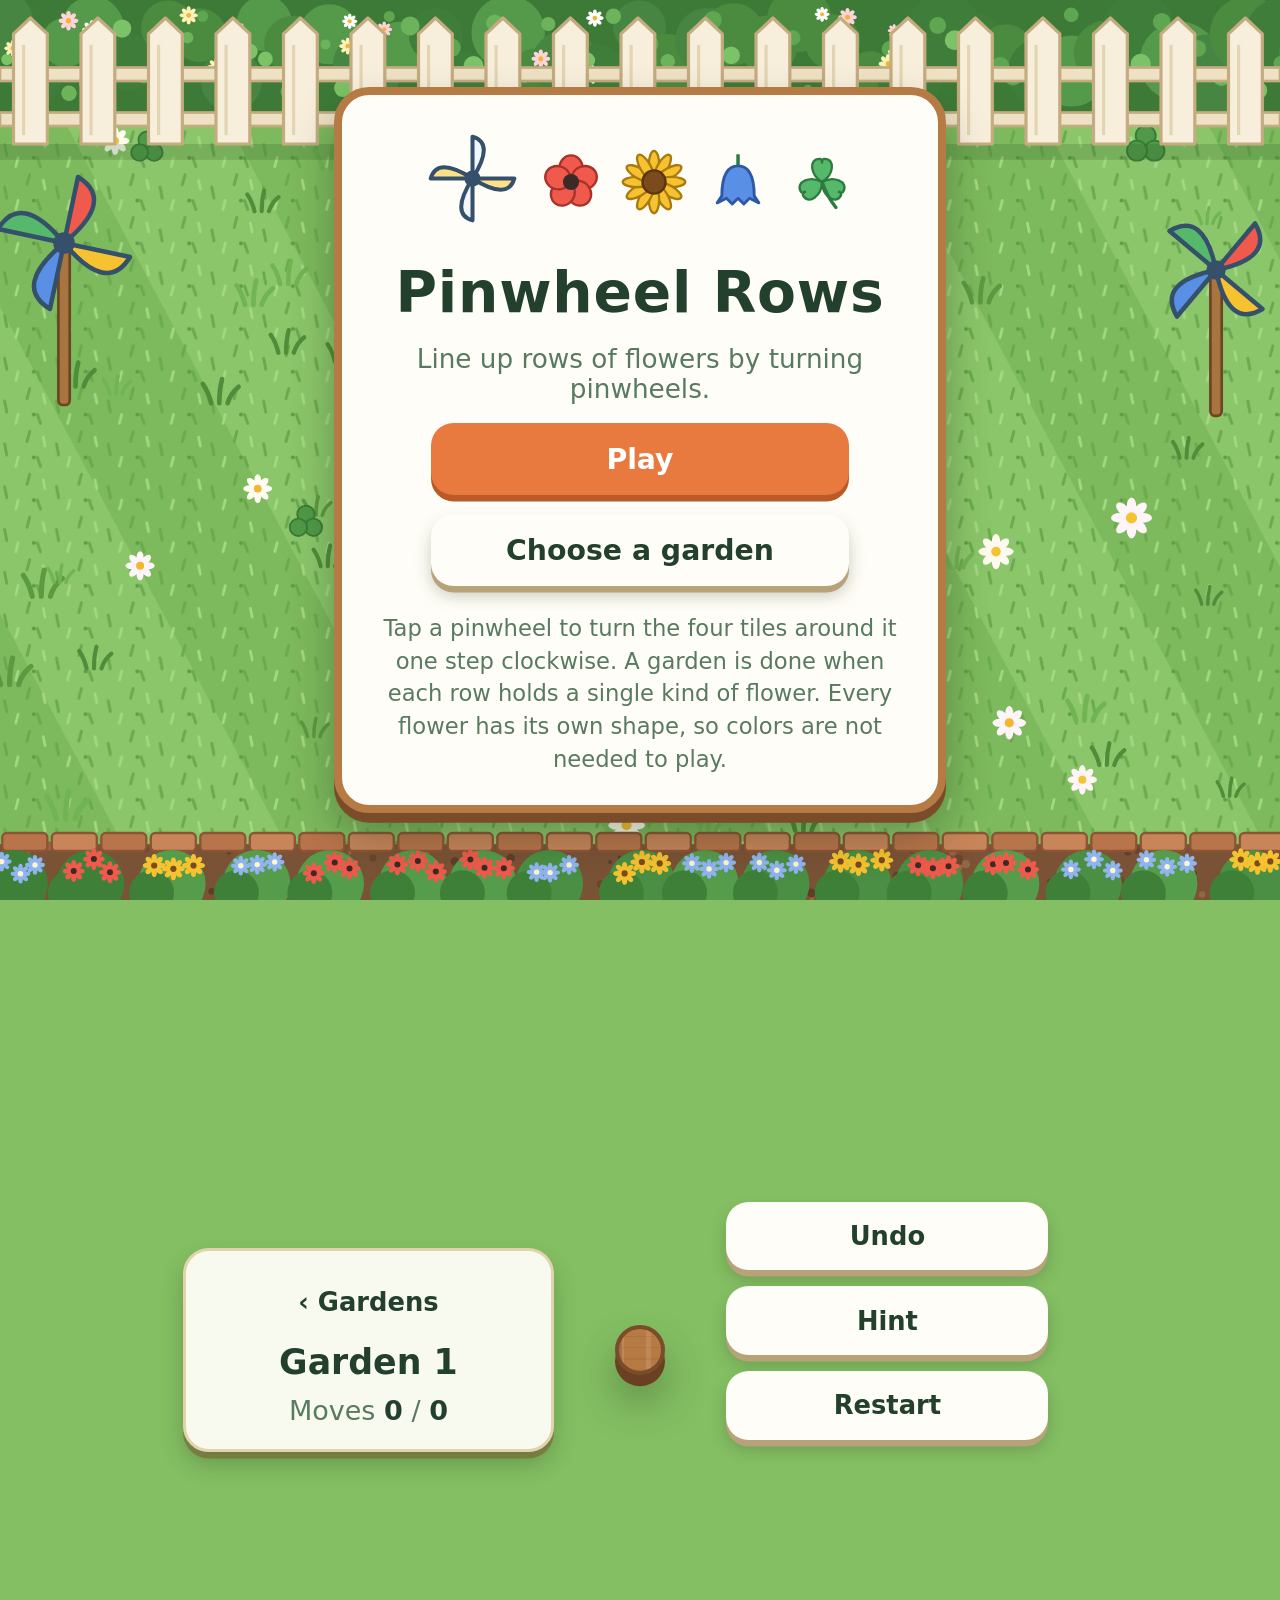
<file: skills/original-mini-game/reference/pinwheel-rows/www/index.html>
<!doctype html>
<html lang="en">
<head>
<meta charset="utf-8">
<meta name="viewport" content="width=device-width, initial-scale=1, maximum-scale=1, user-scalable=no">
<meta http-equiv="Content-Security-Policy" content="default-src 'self'; img-src 'self' data:; style-src 'self' 'unsafe-inline'; script-src 'self'">
<title>Pinwheel Rows</title>
<link rel="icon" href="data:,">
<link rel="stylesheet" href="style.css">
<script src="game.js"></script>
</head>
<body>
<div id="garden" class="garden" aria-hidden="true"></div>
<main id="app">
  <section id="screen-menu" class="screen menu">
    <div class="sign">
      <div id="menu-art" class="menu-art" aria-hidden="true"></div>
      <h1>Pinwheel Rows</h1>
      <p class="tagline">Line up rows of flowers by turning pinwheels.</p>
      <button id="play-btn" class="primary">Play</button>
      <button id="levels-btn" class="secondary">Choose a garden</button>
      <p class="rules">Tap a pinwheel to turn the four tiles around it one step clockwise. A garden is done when each row holds a single kind of flower. Every flower has its own shape, so colors are not needed to play.</p>
    </div>
  </section>

  <section id="screen-levels" class="screen" hidden>
    <header class="bar">
      <button id="back-menu" class="ghost">‹ Menu</button>
      <h2>Gardens</h2>
      <span></span>
    </header>
    <div id="level-grid" class="level-grid"></div>
  </section>

  <section id="screen-play" class="screen" hidden>
    <header class="bar">
      <button id="back-levels" class="ghost">‹ Gardens</button>
      <h2 id="level-title">Garden 1</h2>
      <span class="counter">Moves <b id="moves">0</b> / <b id="par">0</b></span>
    </header>
    <div id="board-wrap" class="board-wrap"><div class="planter"><div id="board" class="board"></div></div></div>
    <p id="toast" class="toast" role="status"></p>
    <footer class="tools">
      <button id="undo" class="secondary">Undo</button>
      <button id="hint" class="secondary">Hint</button>
      <button id="restart" class="secondary">Restart</button>
    </footer>
  </section>

  <div id="petals" class="petals" aria-hidden="true"></div>
  <div id="result" class="result" hidden>
    <div class="card">
      <div class="card-head"><h2>Garden in bloom!</h2><p id="result-stars" class="stars">★★★</p></div>
      <p id="result-text"></p>
      <div class="card-actions">
        <button id="next" class="primary">Next garden</button>
        <button id="replay" class="secondary">Play again</button>
      </div>
    </div>
  </div>
</main>
</body>
</html>
</file>
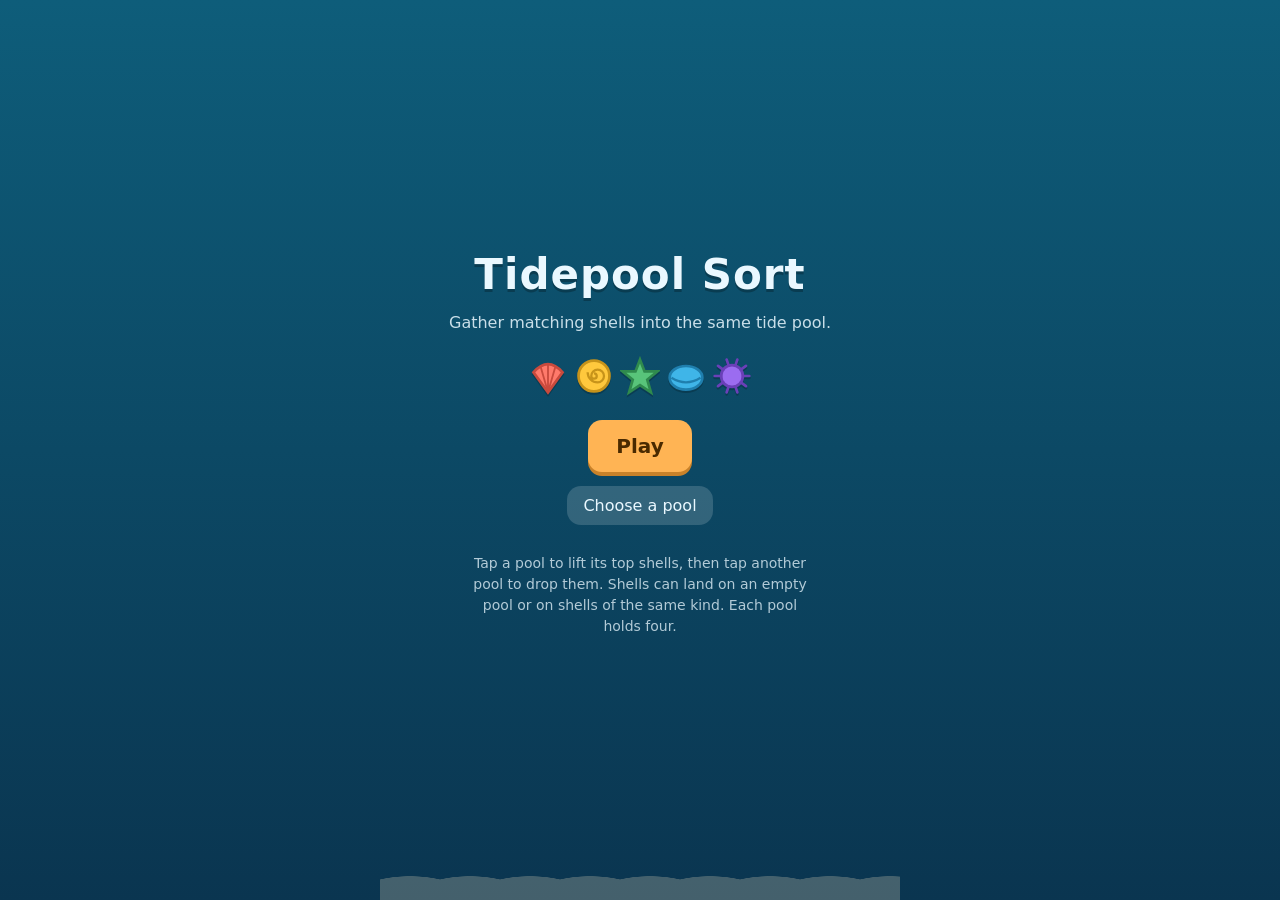
<file: skills/original-mini-game/reference/tidepool-sort/www/index.html>
<!doctype html>
<html lang="en">
<head>
<meta charset="utf-8">
<meta name="viewport" content="width=device-width, initial-scale=1, maximum-scale=1, user-scalable=no">
<meta http-equiv="Content-Security-Policy" content="default-src 'self'; img-src 'self' data:; style-src 'self' 'unsafe-inline'; script-src 'self'">
<title>Tidepool Sort</title>
<link rel="stylesheet" href="style.css">
<script src="game.js"></script>
</head>
<body>
<main id="app">
  <section id="screen-menu" class="screen menu">
    <div class="waves" aria-hidden="true"></div>
    <h1>Tidepool Sort</h1>
    <p class="tagline">Gather matching shells into the same tide pool.</p>
    <div id="menu-shells" class="menu-shells" aria-hidden="true"></div>
    <button id="play-btn" class="primary">Play</button>
    <button id="levels-btn" class="secondary">Choose a pool</button>
    <p class="rules">Tap a pool to lift its top shells, then tap another pool to drop them. Shells can land on an empty pool or on shells of the same kind. Each pool holds four.</p>
  </section>

  <section id="screen-levels" class="screen" hidden>
    <header class="bar">
      <button id="back-menu" class="ghost">‹ Menu</button>
      <h2>Tide pools</h2>
      <span></span>
    </header>
    <div id="level-grid" class="level-grid"></div>
  </section>

  <section id="screen-play" class="screen" hidden>
    <header class="bar">
      <button id="back-levels" class="ghost">‹ Pools</button>
      <h2 id="level-title">Pool 1</h2>
      <span class="counter">Moves <b id="moves">0</b> / <b id="par">0</b></span>
    </header>
    <div id="board" class="board"></div>
    <p id="toast" class="toast" role="status"></p>
    <footer class="tools">
      <button id="undo" class="secondary">Undo (3)</button>
      <button id="hint" class="secondary">Hint</button>
      <button id="restart" class="secondary">Restart</button>
    </footer>
  </section>

  <div id="result" class="result" hidden>
    <div class="card">
      <h2>Pool sorted!</h2>
      <p id="result-stars" class="stars">★★★</p>
      <p id="result-text"></p>
      <button id="next" class="primary">Next pool</button>
      <button id="replay" class="secondary">Play again</button>
    </div>
  </div>
</main>
</body>
</html>
</file>
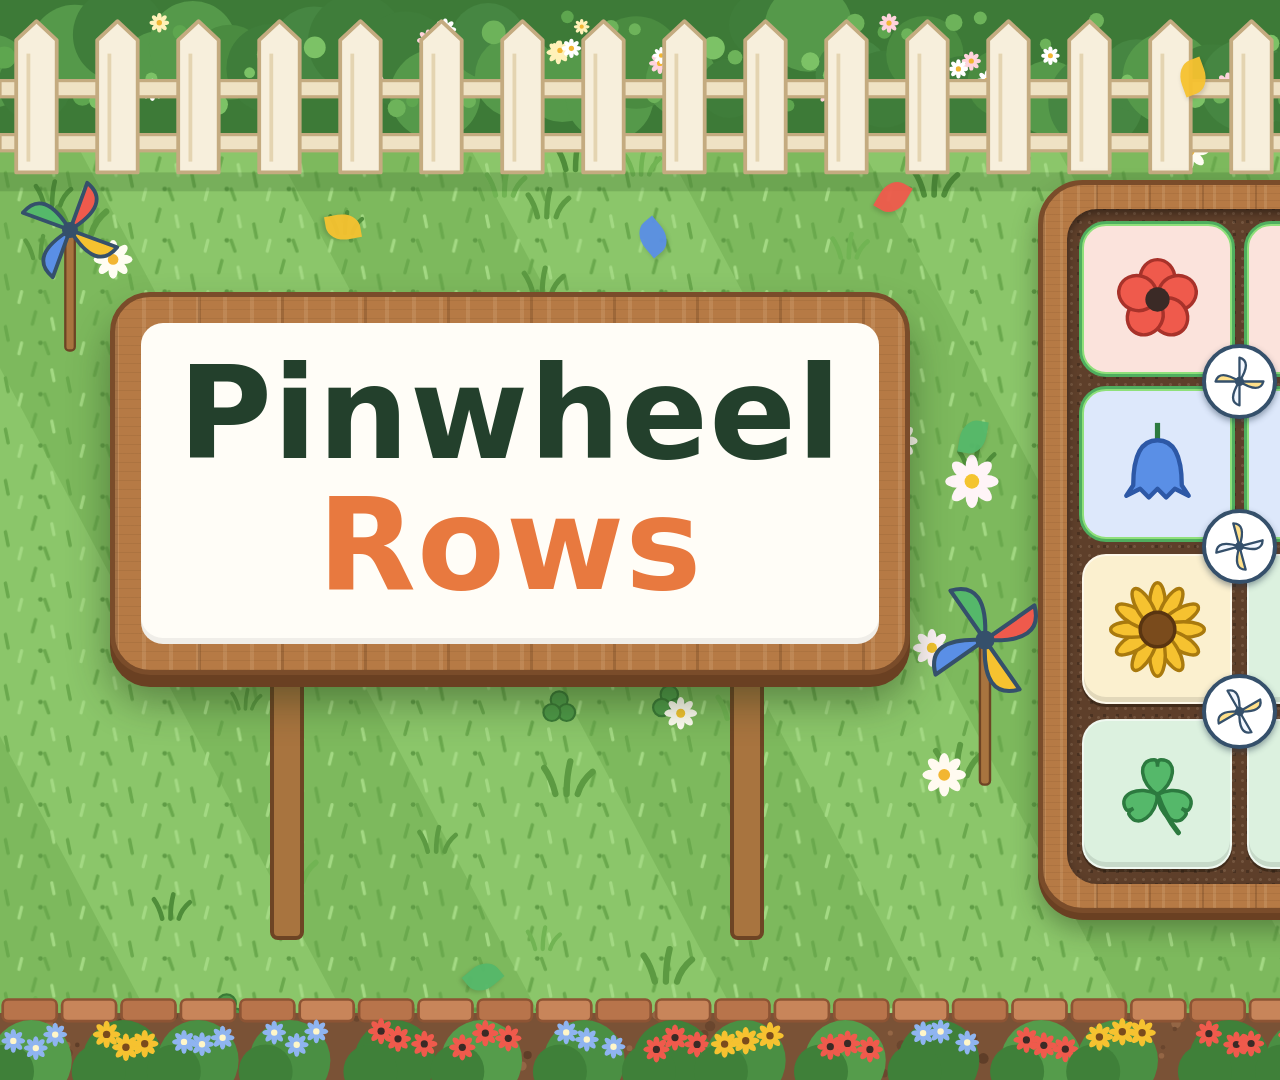
<file: skills/original-mini-game/reference/pinwheel-rows/art/header.html>
<!doctype html>
<html lang="en">
<head>
<meta charset="utf-8">
<title>Pinwheel Rows header</title>
<link rel="stylesheet" href="../www/style.css">
<script src="../www/game.js"></script>
<style>
  html, body { width: 1920px; height: 1080px; overflow: hidden; background: #84bf63; }
  .stage { position: relative; width: 1920px; height: 1080px; overflow: hidden; }
  .layer { position: absolute; inset: 0; }
  .sign-board {
    position: absolute; left: 110px; top: 292px; width: 800px; padding: 26px;
    border: 5px solid var(--wood-dark); border-radius: 40px; background-color: var(--wood);
    background-image:
      repeating-linear-gradient(90deg, rgba(60, 30, 10, 0.2) 0 3px, transparent 3px 83px),
      repeating-linear-gradient(90deg, rgba(255, 236, 200, 0.12) 0 4px, transparent 4px 27px),
      repeating-linear-gradient(0deg, rgba(90, 50, 20, 0.1) 0 1px, transparent 1px 9px);
    box-shadow: 0 12px 0 #6a4022, 0 26px 40px rgba(30, 50, 20, 0.45);
  }
  .sign-face {
    background: var(--card); border-radius: 22px; padding: 26px 30px 34px; text-align: center;
    box-shadow: inset 0 -6px 0 rgba(0, 0, 0, 0.06);
  }
  .sign-face h1 { margin: 0; font-size: 128px; line-height: 1.02; letter-spacing: 1px; color: #23402c; }
  .sign-face h1 span { display: block; }
  .sign-face h1 .accent { color: #e8793f; }
  .post { position: absolute; width: 34px; background: #a8743f; border: 4px solid #6d4424; border-radius: 8px; }
  .art-board { position: absolute; }
  .petal-s { position: absolute; width: 26px; height: 34px; border-radius: 60% 0 60% 0; opacity: 0.95; box-shadow: 0 3px 4px rgba(0,0,0,.15); }
</style>
</head>
<body>
<div class="stage" id="stage">
  <div class="layer" id="lawn"></div>
  <div class="post" style="left:270px; top:620px; height:320px"></div>
  <div class="post" style="left:730px; top:620px; height:320px"></div>
  <div class="sign-board"><div class="sign-face"><h1><span>Pinwheel</span><span class="accent">Rows</span></h1></div></div>
  <div class="art-board" id="art-board"></div>
  <div class="layer" id="front"></div>
</div>
<script>
  const W = 1920, H = 1080;
  document.getElementById("lawn").innerHTML = gardenSVG(W, H, 5, { sticks: false });
  // the bed: two rows finished, two still to sort, one pinwheel glowing
  const rows = 4, cols = 4, tile = 150, gap = 15;
  const tiles = [0, 0, 0, 0, 2, 2, 2, 2, 1, 3, 1, 1, 3, 3, 1, 3];
  const holder = document.getElementById("art-board");
  const planter = document.createElement("div");
  planter.className = "planter";
  planter.style.setProperty("--tile", tile + "px");
  const board = document.createElement("div");
  board.className = "board";
  board.style.setProperty("--tile", tile + "px");
  board.style.setProperty("--gap", gap + "px");
  board.style.setProperty("--cols", cols);
  board.style.setProperty("--rows", rows);
  board.style.gridTemplateColumns = `repeat(${cols}, ${tile}px) 34px`;
  for (let r = 0; r < rows; r++) {
    const done = rowDone(tiles, cols, r);
    for (let c = 0; c < cols; c++) {
      const cell = document.createElement("div");
      cell.className = "tile" + (done ? " done" : "");
      cell.style.gridRow = r + 1; cell.style.gridColumn = c + 1;
      cell.style.background = FLOWERS[tiles[r * cols + c]].tile;
      cell.innerHTML = flowerSVG(tiles[r * cols + c], Math.round(tile * 0.74));
      board.appendChild(cell);
    }
    const mark = document.createElement("div");
    mark.className = "row-mark" + (done ? " done" : "");
    mark.style.gridRow = r + 1; mark.style.gridColumn = cols + 1;
    mark.style.width = mark.style.height = "34px"; mark.style.fontSize = "1.3rem";
    mark.textContent = done ? "✓" : "";
    board.appendChild(mark);
  }
  const knob = Math.round(tile * 0.5);
  for (let k = 0; k < pinwheelCount(rows, cols); k++) {
    const r = Math.floor(k / (cols - 1)), c = k % (cols - 1);
    const b = document.createElement("div");
    b.className = "pinwheel" + (k === 7 ? " hint" : "");
    b.style.width = b.style.height = knob + "px";
    b.style.borderWidth = "4px";
    b.style.animation = "none";
    b.style.left = gap + (c + 1) * (tile + gap) - gap / 2 - knob / 2 + "px";
    b.style.top = gap + (r + 1) * (tile + gap) - gap / 2 - knob / 2 + "px";
    b.style.setProperty("--spin", (k * 25) + "deg");
    b.innerHTML = pinwheelSVG(knob);
    board.appendChild(b);
  }
  planter.appendChild(board);
  holder.appendChild(planter);
  planter.style.borderWidth = "5px";
  const box = planter.getBoundingClientRect();
  holder.style.left = (W - 100 - box.width) + "px";
  holder.style.top = Math.round((H - box.height) / 2 + 6) + "px";
  // garden pinwheels on sticks and a few drifting petals in front
  const u = 2.7;
  const front = [
    gardenPinwheel(985, 640, 36 * u * 0.62, u * 0.75, 55),
    gardenPinwheel(70, 230, 30 * u * 0.62, u * 0.7, 20),
  ].join("");
  document.getElementById("front").innerHTML = `<svg width="${W}" height="${H}" viewBox="0 0 ${W} ${H}">${front}</svg>`;
  const petalSpots = [[880, 180, 0, 30], [1180, 60, 1, -20], [1610, 110, 2, 60], [960, 420, 3, 10], [330, 210, 1, 80], [640, 220, 2, -40], [1860, 560, 0, 20], [470, 960, 3, 50]];
  for (const [x, y, k, a] of petalSpots) {
    const p = document.createElement("span");
    p.className = "petal-s";
    p.style.left = x + "px"; p.style.top = y + "px";
    p.style.background = FLOWERS[k].fill;
    p.style.transform = `rotate(${a}deg)`;
    document.getElementById("stage").appendChild(p);
  }
</script>
</body>
</html>
</file>
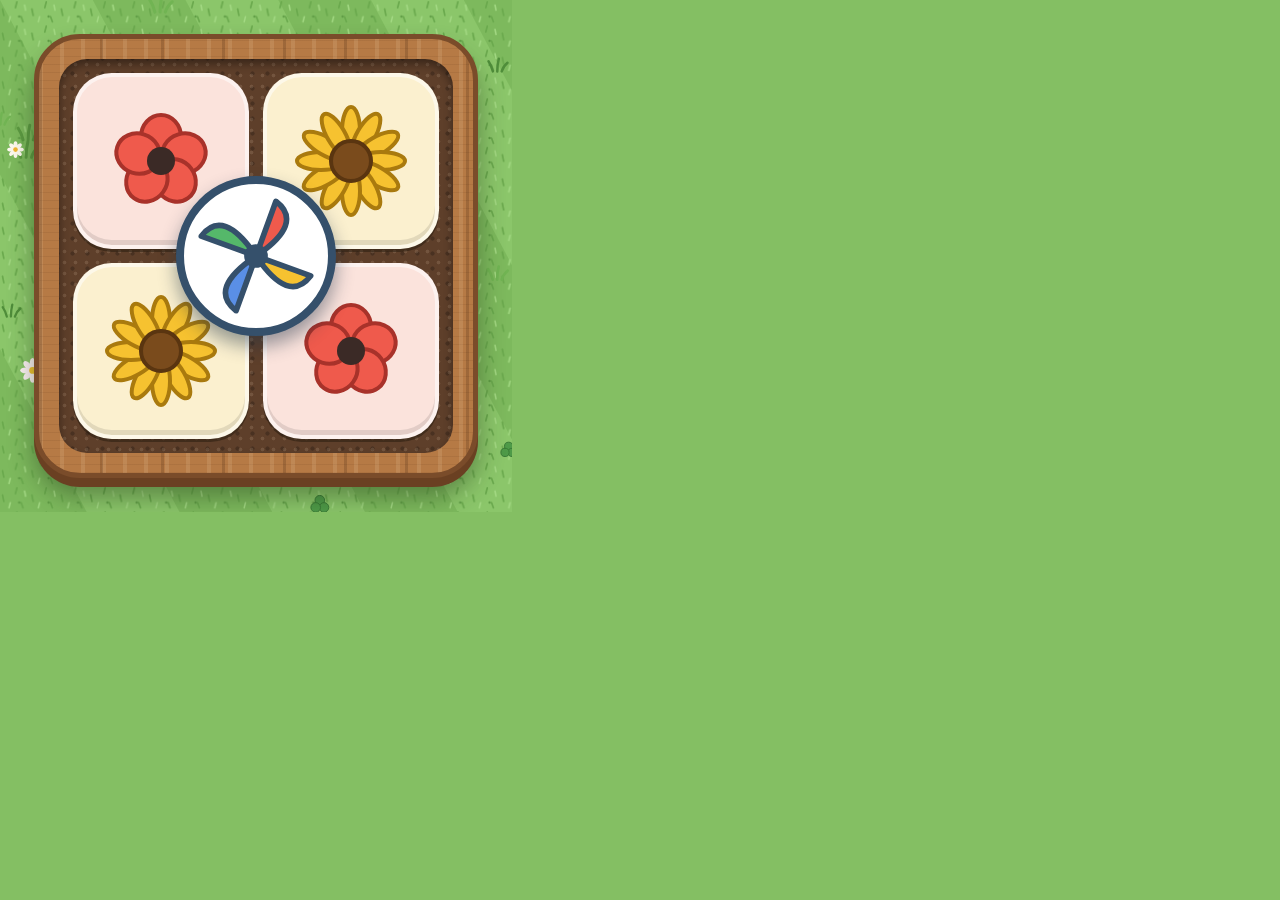
<file: skills/original-mini-game/reference/pinwheel-rows/art/icon.html>
<!doctype html>
<html lang="en">
<head>
<meta charset="utf-8">
<title>Pinwheel Rows icon</title>
<link rel="stylesheet" href="../www/style.css">
<script src="../www/game.js"></script>
<style>
  html, body { width: 512px; height: 512px; overflow: hidden; background: #84bf63; }
  .stage { position: relative; width: 512px; height: 512px; overflow: hidden; }
  .layer { position: absolute; inset: 0; }
  .bed { position: absolute; left: 34px; top: 34px; width: 444px; height: 444px; padding: 20px; border: 5px solid var(--wood-dark); border-radius: 46px; background-color: var(--wood);
    background-image: repeating-linear-gradient(90deg, rgba(60, 30, 10, 0.2) 0 3px, transparent 3px 61px),
      repeating-linear-gradient(90deg, rgba(255, 236, 200, 0.12) 0 4px, transparent 4px 21px),
      repeating-linear-gradient(0deg, rgba(90, 50, 20, 0.1) 0 1px, transparent 1px 8px);
    box-shadow: 0 9px 0 #6a4022, 0 18px 26px rgba(30, 50, 20, 0.45); }
  .soil { position: relative; width: 100%; height: 100%; border-radius: 28px; padding: 14px; display: grid; grid-template-columns: 1fr 1fr; gap: 14px;
    background-color: var(--soil);
    background-image: radial-gradient(circle, rgba(255, 228, 196, 0.13) 1.6px, transparent 2.2px), radial-gradient(circle, rgba(0, 0, 0, 0.22) 1.8px, transparent 2.4px);
    background-size: 11px 11px, 15px 15px; background-position: 0 0, 6px 7px;
    box-shadow: inset 0 5px 10px rgba(0, 0, 0, 0.4); }
  .soil .tile { width: auto; height: auto; border-width: 4px; border-radius: 22%; }
  .big-wheel { position: absolute; left: 176px; top: 176px; width: 160px; height: 160px; border-radius: 50%; background: #fff; border: 8px solid #35506b;
    display: flex; align-items: center; justify-content: center; box-shadow: 0 10px 18px rgba(30, 50, 70, 0.45); }
</style>
</head>
<body>
<div class="stage">
  <div class="layer" id="lawn"></div>
  <div class="bed"><div class="soil" id="soil"></div></div>
  <div class="big-wheel" id="wheel"></div>
</div>
<script>
  document.getElementById("lawn").innerHTML = gardenSVG(512, 512, 3, { hedge: false, border: false, sticks: false });
  const soil = document.getElementById("soil");
  for (const k of [0, 1, 1, 0]) {
    const cell = document.createElement("div");
    cell.className = "tile";
    cell.style.background = FLOWERS[k].tile;
    cell.innerHTML = flowerSVG(k, 128);
    soil.appendChild(cell);
  }
  // a coloured pinwheel: one blade per flower
  const blades = FLOWERS.map((f, i) => `<path d="M32 32 L32 5 Q48 10 32 32 Z" transform="rotate(${20 + i * 90} 32 32)" fill="${f.fill}" stroke="#35506b" stroke-width="2.6" stroke-linejoin="round"/>`).join("");
  document.getElementById("wheel").innerHTML = `<svg viewBox="0 0 64 64" width="138" height="138">${blades}<circle cx="32" cy="32" r="5.5" fill="#35506b"/></svg>`;
</script>
</body>
</html>
</file>
<file: skills/original-mini-game/reference/pinwheel-rows/www/style.css>
:root {
  --ink: #23402c;
  --muted: #587a60;
  --accent: #e8793f;
  --accent-ink: #ffffff;
  --card: #fffdf7;
  --card-edge: #e3d3ad;
  --wood: #b67a45;
  --wood-dark: #7a4c2a;
  --soil: #5e3f2a;
}
* { box-sizing: border-box; }
html, body { margin: 0; height: 100%; }
body {
  font-family: system-ui, -apple-system, "Segoe UI", Roboto, sans-serif;
  color: var(--ink);
  background: #84bf63;
  -webkit-tap-highlight-color: transparent;
  overflow: hidden;
}
/* the lawn, hedge and flower border are one SVG drawn by game.js */
.garden { position: fixed; inset: 0; z-index: 0; }
.garden svg { display: block; width: 100%; height: 100%; }
#app { height: 100%; max-width: 560px; margin: 0 auto; position: relative; z-index: 1; }
.screen { height: 100%; display: flex; flex-direction: column; }
.screen[hidden], .result[hidden], button[hidden] { display: none; }

button {
  font: inherit; border: 0; border-radius: 14px; cursor: pointer;
  padding: 12px 18px; font-weight: 600; touch-action: manipulation;
}
button:focus-visible { outline: 3px solid #1f6feb; outline-offset: 3px; }
button:disabled { opacity: 0.55; cursor: default; }
.primary { background: var(--accent); color: var(--accent-ink); box-shadow: 0 4px 0 #b95a28; }
.primary:active { transform: translateY(2px); box-shadow: 0 2px 0 #b95a28; }
.secondary { background: var(--card); color: var(--ink); box-shadow: 0 4px 0 #b8a27a, 0 6px 10px rgba(40, 60, 30, 0.25); }
.secondary:active { transform: translateY(2px); box-shadow: 0 2px 0 #b8a27a; }
.ghost { background: transparent; color: var(--ink); padding: 8px 6px; white-space: nowrap; }

/* menu: a wooden-framed sign on the lawn */
.menu { align-items: center; justify-content: center; padding: 20px; text-align: center; }
.sign {
  display: flex; flex-direction: column; align-items: center; gap: 12px;
  background: var(--card); border: 5px solid var(--wood); border-radius: 22px;
  padding: 20px 18px 18px; width: min(380px, 92vw);
  box-shadow: 0 6px 0 var(--wood-dark), 0 14px 26px rgba(30, 50, 20, 0.35);
}
.menu h1 { margin: 2px 0 0; font-size: 2.2rem; letter-spacing: 0.5px; }
.tagline { margin: 0; color: var(--muted); font-size: 1.02rem; max-width: 22em; }
.menu .primary, .menu .secondary { width: min(260px, 76vw); font-size: 1.1rem; }
.rules { color: var(--muted); font-size: 0.88rem; line-height: 1.45; max-width: 24em; margin: 4px 0 0; }
.menu-art { display: flex; align-items: center; gap: 6px; flex-wrap: wrap; justify-content: center; }
.menu-wheel svg { animation: spin 6s linear infinite; }
@keyframes spin { to { transform: rotate(360deg); } }

/* bars sit on cream boards so they read over the hedge */
.bar {
  display: grid; grid-template-columns: 1fr auto 1fr; align-items: center;
  margin: 10px 10px 6px; padding: 6px 8px; min-height: 48px; column-gap: 6px;
  background: rgba(255, 253, 247, 0.95); border: 2px solid var(--card-edge); border-radius: 16px;
  box-shadow: 0 4px 0 rgba(122, 76, 42, 0.45), 0 8px 14px rgba(30, 50, 20, 0.25);
}
.bar { position: relative; z-index: 6; } /* falling petals pass behind the title board */
.bar h2 { margin: 0; font-size: 1.22rem; text-align: center; white-space: nowrap; }
.bar > :first-child { justify-self: start; }
.bar > :last-child { justify-self: end; }
.counter { color: var(--muted); font-size: 0.95rem; white-space: nowrap; }
.counter b { color: var(--ink); }

/* garden list */
.level-grid {
  display: grid; grid-template-columns: repeat(5, 1fr); gap: 10px;
  padding: 12px 16px 24px; overflow-y: auto; align-content: start;
}
.level {
  display: flex; flex-direction: column; align-items: center; gap: 1px; padding: 8px 4px;
  background: var(--card); border: 2px solid var(--card-edge);
  box-shadow: 0 4px 0 #b8a27a, 0 6px 10px rgba(40, 60, 30, 0.25);
}
.level .num { font-size: 1.15rem; }
.level .size { font-size: 0.68rem; color: var(--muted); font-weight: 500; }
.level .st { font-size: 0.72rem; color: var(--accent); min-height: 1em; }

/* board: flower tiles planted in a wooden bed */
.board-wrap { flex: 1; display: flex; align-items: center; justify-content: center; min-height: 0; }
.planter {
  position: relative; padding: calc(var(--tile, 80px) * 0.16);
  border: 3px solid var(--wood-dark); border-radius: calc(var(--tile, 80px) * 0.3);
  background-color: var(--wood);
  background-image:
    repeating-linear-gradient(90deg, rgba(60, 30, 10, 0.2) 0 2px, transparent 2px 53px),
    repeating-linear-gradient(90deg, rgba(255, 236, 200, 0.12) 0 3px, transparent 3px 17px),
    repeating-linear-gradient(0deg, rgba(90, 50, 20, 0.1) 0 1px, transparent 1px 7px);
  box-shadow: 0 7px 0 #6a4022, 0 16px 26px rgba(30, 50, 20, 0.4);
}
.board {
  position: relative;
  display: grid;
  grid-template-columns: repeat(var(--cols), var(--tile)) 22px;
  grid-template-rows: repeat(var(--rows), var(--tile));
  gap: var(--gap);
  padding: var(--gap);
  border-radius: calc(var(--tile) * 0.2);
  background-color: var(--soil);
  background-image:
    radial-gradient(circle, rgba(255, 228, 196, 0.13) 1.2px, transparent 1.7px),
    radial-gradient(circle, rgba(0, 0, 0, 0.22) 1.4px, transparent 1.9px);
  background-size: 9px 9px, 13px 13px;
  background-position: 0 0, 5px 6px;
  box-shadow: inset 0 4px 8px rgba(0, 0, 0, 0.4);
}
.tile {
  width: var(--tile); height: var(--tile);
  border-radius: 16%;
  display: flex; align-items: center; justify-content: center;
  box-shadow: inset 0 -5px 0 rgba(0, 0, 0, 0.1), 0 3px 0 rgba(30, 20, 10, 0.45);
  border: 2px solid rgba(255, 255, 255, 0.55);
  transition: transform 0.15s ease;
}
.tile.done { border-color: #8fe07a; box-shadow: 0 0 0 3px #4fae5f, 0 3px 0 rgba(30, 20, 10, 0.45); }
.tile.moved { animation: settle 0.28s ease-out; }
@keyframes settle { 0% { transform: scale(0.82); } 100% { transform: scale(1); } }
.row-mark { align-self: center; justify-self: center; width: 22px; height: 22px; }
.row-mark.done {
  display: grid; place-items: center; border-radius: 50%;
  background: #4fae5f; color: #fff; font-weight: 800; font-size: 0.85rem;
  box-shadow: 0 2px 0 #2d6e3a;
}

.pinwheel {
  position: absolute; padding: 0; border-radius: 50%;
  background: #ffffff; border: 2px solid #35506b;
  display: flex; align-items: center; justify-content: center;
  box-shadow: 0 3px 6px rgba(30, 50, 70, 0.45);
  z-index: 2;
}
.pinwheel svg { transform: rotate(var(--spin, 0deg)); transition: transform 0.25s ease; width: 88%; height: 88%; }
.pinwheel.hint { background: #fff4c2; box-shadow: 0 0 0 5px #ffd23f, 0 0 10px 3px rgba(255, 210, 63, 0.6); animation: glow 0.9s ease-in-out infinite alternate; }
/* glow only: the button keeps its size and position, so taps land reliably */
@keyframes glow { to { box-shadow: 0 0 0 6px #ffc400, 0 0 22px 8px rgba(255, 196, 0, 0.95); } }

.toast { min-height: 1.6em; margin: 4px 16px; text-align: center; font-size: 0.95rem; align-self: center; }
.toast:not(:empty) {
  background: rgba(255, 253, 247, 0.95); color: var(--ink); padding: 4px 12px; border-radius: 12px;
  box-shadow: 0 3px 8px rgba(30, 50, 20, 0.25);
}
.tools { display: flex; gap: 10px; justify-content: center; padding: 6px 12px 22px; }
.tools button { flex: 1; max-width: 140px; }

/* result: a card rises from the bottom, the finished garden stays in view */
.result {
  position: absolute; left: 0; right: 0; bottom: 0;
  display: flex; justify-content: center; padding: 12px 12px 16px; z-index: 5; pointer-events: none;
}
.card {
  pointer-events: auto;
  background: var(--card); border: 4px solid var(--wood); border-radius: 20px; padding: 12px 14px; width: min(360px, 94vw);
  text-align: center; display: flex; flex-direction: column; gap: 8px;
  box-shadow: 0 6px 0 var(--wood-dark), 0 14px 30px rgba(0, 0, 0, 0.35);
  animation: rise 0.35s ease-out;
}
@keyframes rise { from { transform: translateY(40px); opacity: 0; } to { transform: none; opacity: 1; } }
.card-head { display: flex; align-items: center; justify-content: center; gap: 10px; flex-wrap: wrap; }
.card h2 { margin: 0; font-size: 1.2rem; }
.stars { font-size: 1.6rem; color: #f0a81c; margin: 0; letter-spacing: 3px; line-height: 1.1; }
#result-text { margin: 0; color: var(--muted); font-size: 0.92rem; }
.card-actions { display: flex; gap: 8px; }
.card-actions button { flex: 1; padding: 10px 8px; white-space: nowrap; }

.petals { position: absolute; inset: 0; pointer-events: none; overflow: hidden; z-index: 4; }
.petal {
  position: absolute; top: -20px; width: 12px; height: 16px; border-radius: 60% 0 60% 0;
  opacity: 0.95; animation: fall 2.2s ease-in forwards;
}
@keyframes fall {
  from { transform: translate(0, 0) rotate(0deg); }
  to { transform: translate(var(--drift, 0px), 105vh) rotate(540deg); }
}

@media (max-width: 380px) {
  .bar h2 { font-size: 1.08rem; }
  .counter, .ghost { font-size: 0.88rem; }
}
@media (max-height: 660px) {
  .sign { gap: 8px; padding: 14px 14px 12px; }
  .menu h1 { font-size: 1.85rem; }
  .rules { font-size: 0.8rem; }
}

/* wide screens (tablets held sideways): bar | board | tools */
@media (min-aspect-ratio: 5/4) {
  #app { max-width: none; }
  #screen-play {
    display: grid; grid-template-columns: minmax(0, 1fr) auto minmax(0, 1fr);
    grid-template-rows: 1fr auto auto 1fr;
    grid-template-areas: ". board ." "bar board tools" "bar board toast" ". board .";
    column-gap: 3vw; padding: 0 2vw;
  }
  #screen-play .bar {
    grid-area: bar; justify-self: end; align-self: center; width: min(230px, 100%);
    display: flex; flex-direction: column; align-items: stretch; gap: 8px; margin: 0; padding: 14px;
  }
  #screen-play .bar > * { justify-self: auto; text-align: center; }
  #screen-play .bar h2 { font-size: 1.35rem; }
  #screen-play .counter { font-size: 1.05rem; }
  #screen-play .board-wrap { grid-area: board; }
  #screen-play .tools { grid-area: tools; flex-direction: column; justify-self: start; align-self: end; width: min(200px, 100%); padding: 0; }
  #screen-play .tools button { max-width: none; }
  #screen-play .toast { grid-area: toast; justify-self: start; align-self: start; margin: 12px 0 0; max-width: 220px; }
  .level-grid { grid-template-columns: repeat(10, 1fr); max-width: 900px; width: 100%; margin: 0 auto; }
  #screen-levels .bar { width: min(900px, 96vw); align-self: center; }
  .result { left: auto; right: 12px; top: 0; bottom: 0; width: min(260px, var(--side, 250px)); align-items: center; padding: 0; }
  .card-actions { flex-direction: column; }
}
</file>
<file: skills/original-mini-game/reference/tidepool-sort/www/style.css>
:root {
  --sea-top: #0e5d7a;
  --sea-bottom: #0a3550;
  --sand: #f3e2c0;
  --foam: #eaf8ff;
  --ink: #0b2233;
  --accent: #ffb454;
  --accent-ink: #4a2a00;
  --pool: rgba(255, 255, 255, 0.12);
  --pool-edge: rgba(255, 255, 255, 0.35);
}
* { box-sizing: border-box; -webkit-tap-highlight-color: transparent; }
html, body { margin: 0; height: 100%; }
body {
  font-family: "Trebuchet MS", "Segoe UI", system-ui, sans-serif;
  color: var(--foam);
  background: linear-gradient(180deg, var(--sea-top), var(--sea-bottom));
  overflow: hidden;
  user-select: none;
}
#app { height: 100%; max-width: 520px; margin: 0 auto; position: relative; }
.screen { height: 100%; display: flex; flex-direction: column; padding: 16px; }
.screen[hidden], .result[hidden] { display: none; }
button { font: inherit; cursor: pointer; border: 0; border-radius: 14px; }
button:disabled { opacity: 0.4; cursor: default; }
.primary { background: var(--accent); color: var(--accent-ink); font-weight: 700; font-size: 20px; padding: 14px 28px; box-shadow: 0 4px 0 #c9822a; }
.secondary { background: rgba(255, 255, 255, 0.16); color: var(--foam); padding: 10px 16px; font-size: 16px; }
.ghost { background: transparent; color: var(--foam); font-size: 16px; padding: 6px 4px; }

/* menu */
.menu { align-items: center; justify-content: center; text-align: center; gap: 14px; }
.menu h1 { font-size: 42px; margin: 0; letter-spacing: 1px; text-shadow: 0 3px 0 rgba(0, 0, 0, 0.25); }
.tagline { margin: 0; opacity: 0.85; }
.menu-shells { display: flex; gap: 6px; margin: 10px 0; }
.rules { font-size: 14px; opacity: 0.75; max-width: 340px; line-height: 1.5; }
.waves { position: absolute; inset: auto 0 0 0; height: 90px; background: radial-gradient(60px 24px at 30px 90px, var(--sand) 98%, transparent) repeat-x; background-size: 60px 90px; opacity: 0.25; pointer-events: none; }

/* bars */
.bar { display: grid; grid-template-columns: 1fr auto 1fr; align-items: center; margin-bottom: 12px; }
.bar h2 { margin: 0; font-size: 22px; }
.bar > :last-child { justify-self: end; }
.counter { font-size: 15px; opacity: 0.9; }

/* level select */
.level-grid { display: grid; grid-template-columns: repeat(5, 1fr); gap: 10px; overflow-y: auto; }
.level { background: rgba(255, 255, 255, 0.14); color: var(--foam); padding: 10px 0; display: flex; flex-direction: column; align-items: center; gap: 2px; }
.level .num { font-size: 20px; font-weight: 700; }
.level .st { font-size: 12px; color: var(--accent); min-height: 14px; }

/* board */
.board { flex: 1; display: grid; grid-template-columns: repeat(var(--cols, 4), 1fr); gap: 14px 10px; align-content: center; justify-items: center; }
.pool {
  width: calc(var(--shell, 44px) + 28px); height: var(--pool-h, 224px); padding: 8px 0;
  background: var(--pool);
  border: 3px solid var(--pool-edge);
  border-radius: 999px 999px 26px 26px;
  display: flex; align-items: flex-end; justify-content: center;
  transition: transform 0.12s ease, border-color 0.12s ease;
}
.pool.selected { transform: translateY(-10px); border-color: var(--accent); }
.pool.hint { border-color: #7dffb0; box-shadow: 0 0 0 3px rgba(125, 255, 176, 0.35); }
.pool.done { background: rgba(125, 255, 176, 0.18); }
.stack { display: flex; flex-direction: column-reverse; gap: 4px; align-items: center; }
.pool.selected .stack .shell:last-child { transform: translateY(-6px); }
.pool .shell { width: var(--shell, 44px); height: var(--shell, 44px); }
.shell { display: block; filter: drop-shadow(0 2px 0 rgba(0, 0, 0, 0.2)); transition: transform 0.12s ease; }
.toast { min-height: 20px; text-align: center; margin: 6px 0; font-size: 14px; color: #ffe0a8; }
.tools { display: flex; gap: 10px; justify-content: center; padding-bottom: 6px; }

/* result */
.result { position: absolute; inset: 0; background: rgba(4, 20, 32, 0.7); display: flex; align-items: center; justify-content: center; }
.card { background: var(--foam); color: var(--ink); border-radius: 22px; padding: 24px; width: min(86%, 360px); text-align: center; display: flex; flex-direction: column; gap: 10px; }
.card h2 { margin: 0; }
.stars { font-size: 40px; color: #f0a020; margin: 0; letter-spacing: 4px; }
.card .secondary { background: #dbe9f2; color: var(--ink); }
</file>
